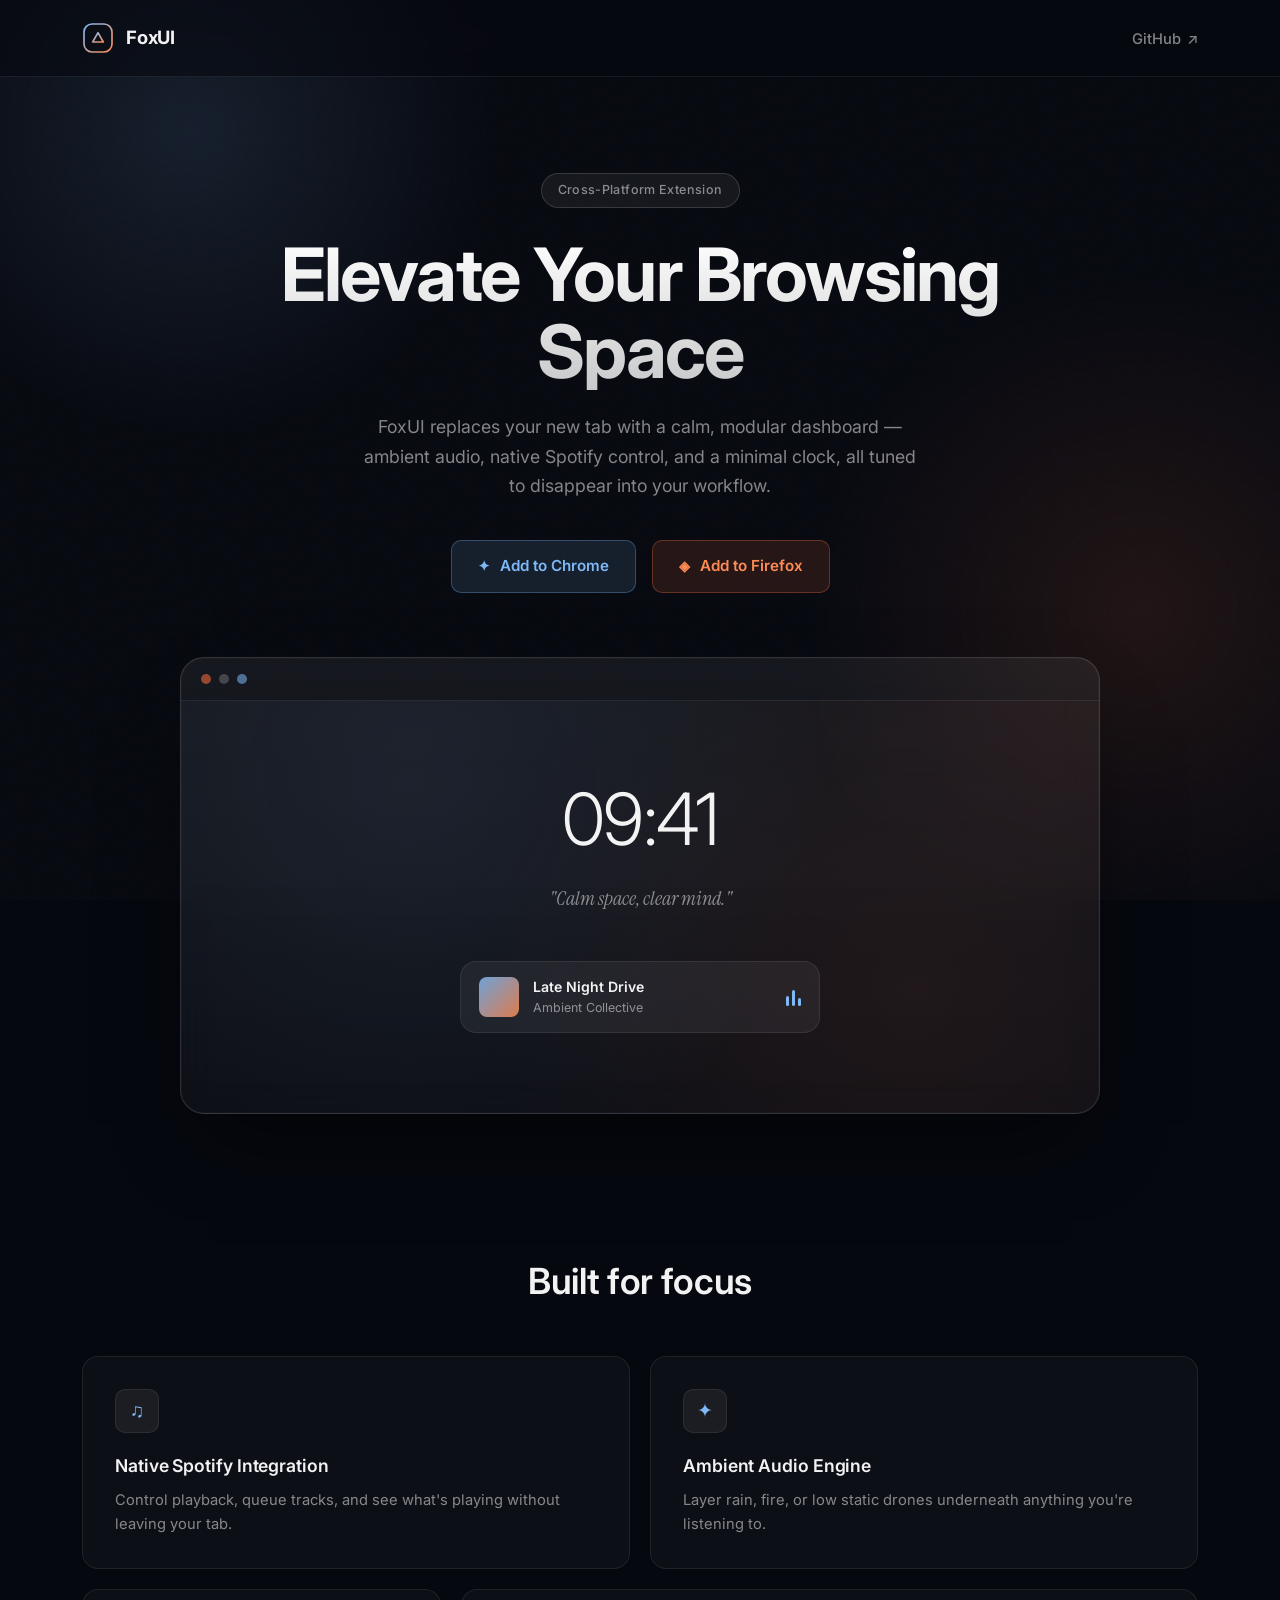
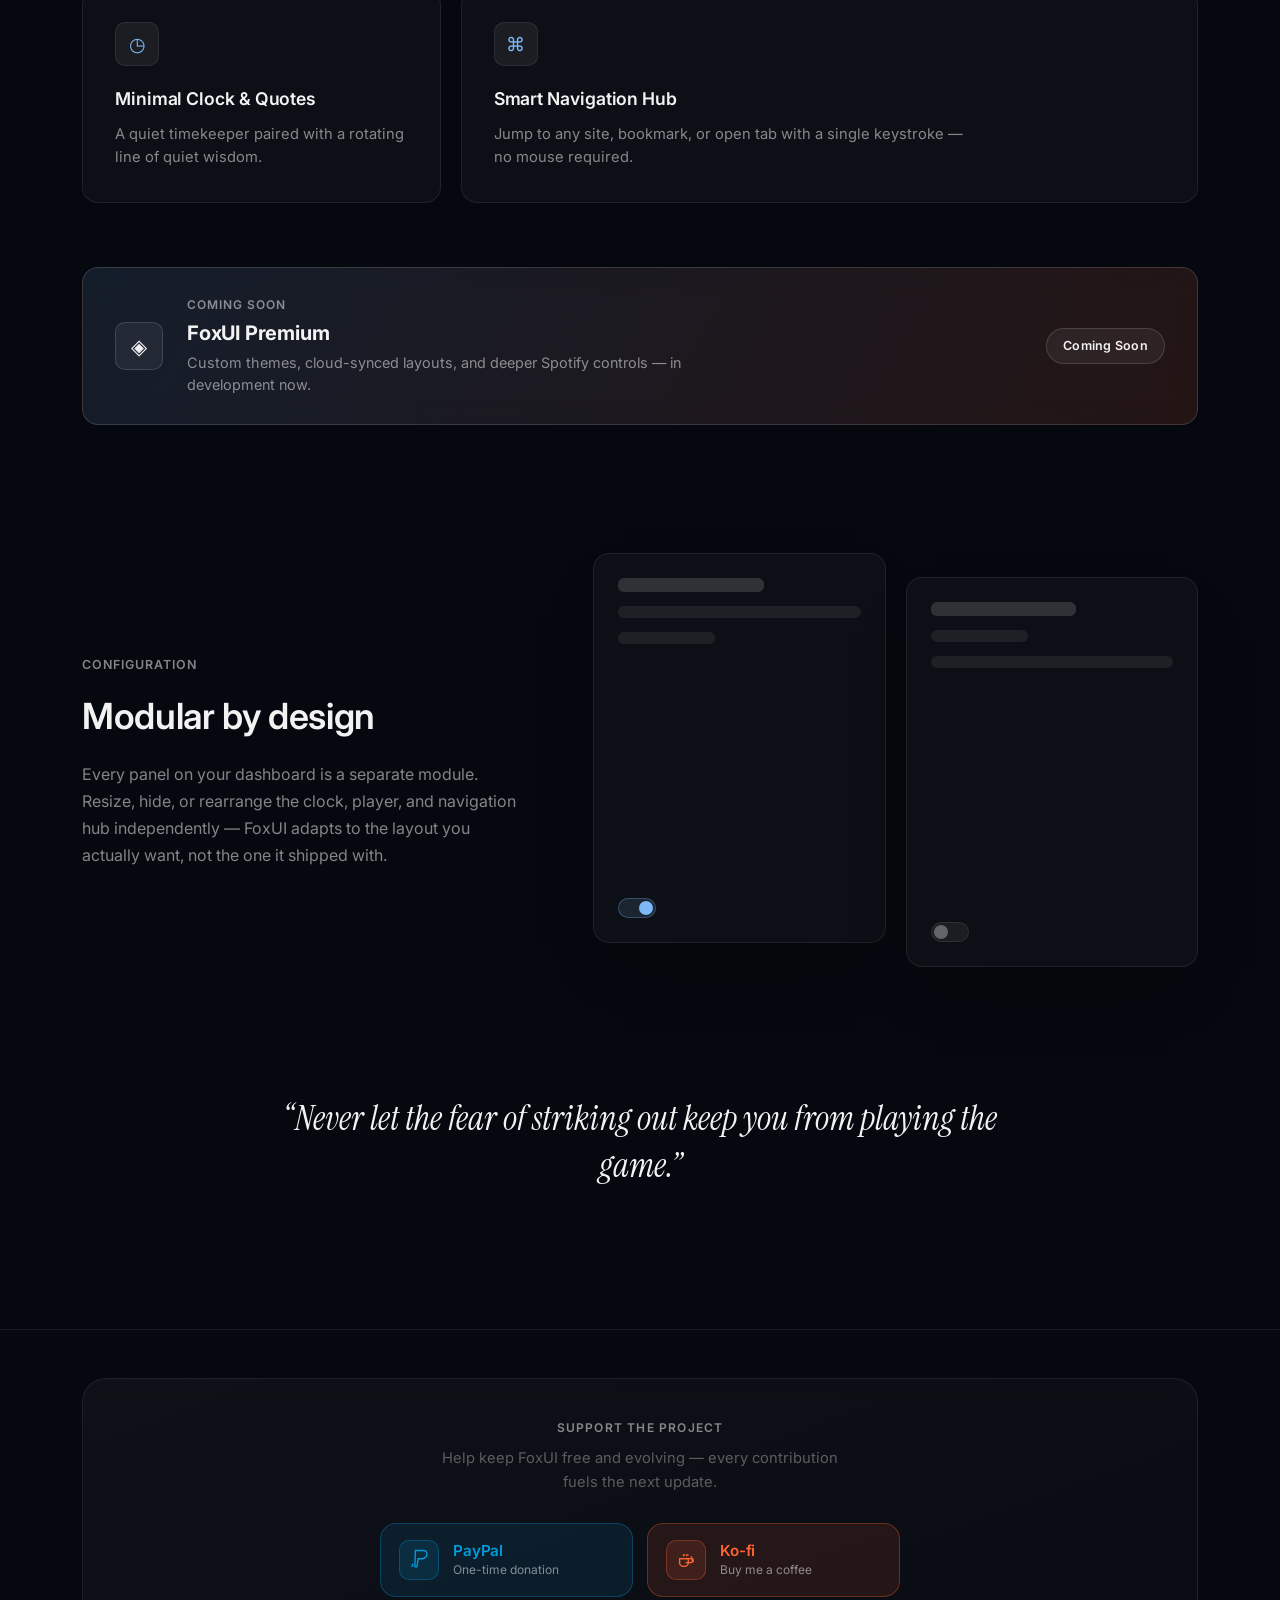
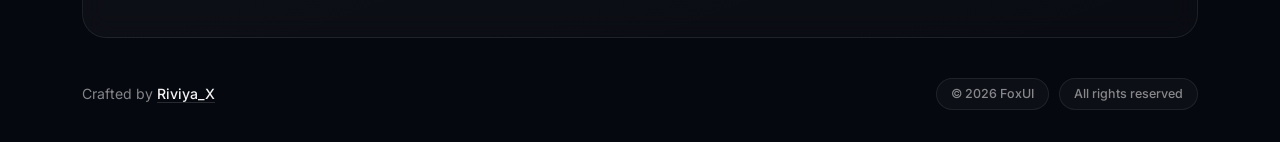
<file: Site/index.html>
<!DOCTYPE html>
<html lang="en">
<head>
  <meta charset="UTF-8" />
  <meta name="viewport" content="width=device-width, initial-scale=1.0" />
  <title>FoxUI — Elevate Your Browsing Space</title>
  <meta name="description" content="FoxUI is a cross-platform browser extension that brings ambient audio, native Spotify integration, and a calm, modular dashboard to your new tab." />

  <link rel="preconnect" href="https://fonts.googleapis.com">
  <link rel="preconnect" href="https://fonts.gstatic.com" crossorigin>
  <link href="https://fonts.googleapis.com/css2?family=Inter:wght@300;400;500;600;700&family=Instrument+Serif:ital@1&display=swap" rel="stylesheet">

  <link rel="stylesheet" href="style.css" />
</head>
<body>

  <!-- Ambient background glows -->
  <div class="ambient-bg" aria-hidden="true">
    <div class="glow glow-chrome"></div>
    <div class="glow glow-firefox"></div>
  </div>

  <div class="page">

    <!-- ===================== NAVBAR ===================== -->
    <header class="navbar">
      <div class="navbar__inner">
        <a href="#" class="brand" aria-label="FoxUI home">
          <img
            class="brand__logo"
            src="data:image/svg+xml;utf8,%3Csvg xmlns='http://www.w3.org/2000/svg' viewBox='0 0 48 48'%3E%3Cdefs%3E%3ClinearGradient id='g' x1='0' y1='0' x2='1' y2='1'%3E%3Cstop offset='0' stop-color='%237eb8f7'/%3E%3Cstop offset='1' stop-color='%23ff8b54'/%3E%3C/linearGradient%3E%3C/defs%3E%3Crect x='3' y='3' width='42' height='42' rx='12' fill='none' stroke='url(%23g)' stroke-width='2.5'/%3E%3Cpath d='M16 30 L24 16 L32 30 Z' fill='none' stroke='url(%23g)' stroke-width='2.5' stroke-linejoin='round'/%3E%3C/svg%3E"
            alt="FoxUI logo"
            width="32"
            height="32"
            loading="eager"
          />
          <span class="brand__name">FoxUI</span>
        </a>

        <nav class="navbar__links" aria-label="Primary">
          <a class="navbar__github" href="https://github.com" target="_blank" rel="noopener noreferrer">
            GitHub <span aria-hidden="true">↗</span>
          </a>
        </nav>
      </div>
    </header>

    <main>

      <!-- ===================== HERO ===================== -->
      <section class="hero" aria-labelledby="hero-title">
        <div class="hero__inner">
          <span class="badge">Cross-Platform Extension</span>

          <h1 id="hero-title" class="hero__title">Elevate Your Browsing Space</h1>

          <p class="hero__subtitle">
            FoxUI replaces your new tab with a calm, modular dashboard — ambient audio,
            native Spotify control, and a minimal clock, all tuned to disappear into your workflow.
          </p>

          <div class="cta-row">
            <a href="#" class="btn btn--chrome">
              <span class="btn__icon" aria-hidden="true">✦</span>
              Add to Chrome
            </a>
            <a href="#" class="btn btn--firefox">
              <span class="btn__icon" aria-hidden="true">◈</span>
              Add to Firefox
            </a>
          </div>
        </div>

        <!-- ===================== MOCKUP WINDOW ===================== -->
        <div class="mockup" role="img" aria-label="Preview of the FoxUI dashboard showing the ambient new tab interface">
          <div class="mockup__chrome">
            <span class="mockup__dot mockup__dot--a"></span>
            <span class="mockup__dot mockup__dot--b"></span>
            <span class="mockup__dot mockup__dot--c"></span>
          </div>
          <div class="mockup__screen">
            <div class="mockup__clock">09:41</div>
            <div class="mockup__quote">"Calm space, clear mind."</div>
            <div class="mockup__player">
              <div class="mockup__player-art" aria-hidden="true"></div>
              <div class="mockup__player-meta">
                <span class="mockup__player-track">Late Night Drive</span>
                <span class="mockup__player-artist">Ambient Collective</span>
              </div>
              <span class="mockup__player-icon" aria-hidden="true">
                <span class="eq-bar"></span>
                <span class="eq-bar"></span>
                <span class="eq-bar"></span>
              </span>
            </div>
          </div>
        </div>
      </section>

      <!-- ===================== FEATURES GRID ===================== -->
      <section class="features" aria-labelledby="features-title">
        <h2 id="features-title" class="section-title">Built for focus</h2>

        <div class="features__grid">
          <article class="card card--span-6">
            <span class="card__icon" aria-hidden="true">♫</span>
            <h3 class="card__title">Native Spotify Integration</h3>
            <p class="card__text">Control playback, queue tracks, and see what's playing without leaving your tab.</p>
          </article>

          <article class="card card--span-6">
            <span class="card__icon" aria-hidden="true">✦</span>
            <h3 class="card__title">Ambient Audio Engine</h3>
            <p class="card__text">Layer rain, fire, or low static drones underneath anything you're listening to.</p>
          </article>

          <article class="card card--span-4">
            <span class="card__icon" aria-hidden="true">◷</span>
            <h3 class="card__title">Minimal Clock &amp; Quotes</h3>
            <p class="card__text">A quiet timekeeper paired with a rotating line of quiet wisdom.</p>
          </article>

          <article class="card card--span-8">
            <span class="card__icon" aria-hidden="true">⌘</span>
            <h3 class="card__title">Smart Navigation Hub</h3>
            <p class="card__text">Jump to any site, bookmark, or open tab with a single keystroke — no mouse required.</p>
          </article>
        </div>
      </section>

      <!-- ===================== PREMIUM TEASER ===================== -->
      <section class="premium" aria-labelledby="premium-title">
        <div class="premium__panel">
          <span class="premium__icon" aria-hidden="true">◈</span>
          <div class="premium__copy">
            <span class="premium__eyebrow">Coming soon</span>
            <h2 id="premium-title" class="premium__title">FoxUI Premium</h2>
            <p class="premium__text">Custom themes, cloud-synced layouts, and deeper Spotify controls — in development now.</p>
          </div>
          <span class="premium__status">Coming Soon</span>
        </div>
      </section>

      <!-- ===================== SETTINGS / DUAL PANEL ===================== -->
      <section class="settings" aria-labelledby="settings-title">
        <div class="settings__copy">
          <span class="eyebrow">Configuration</span>
          <h2 id="settings-title" class="section-title">Modular by design</h2>
          <p class="settings__text">
            Every panel on your dashboard is a separate module. Resize, hide, or rearrange
            the clock, player, and navigation hub independently — FoxUI adapts to the layout
            you actually want, not the one it shipped with.
          </p>
        </div>

        <div class="settings__panels">
          <div class="panel-img panel-img--a" role="img" aria-label="Settings panel showing layout density controls">
            <div class="panel-img__row panel-img__row--title"></div>
            <div class="panel-img__row"></div>
            <div class="panel-img__row panel-img__row--short"></div>
            <div class="panel-img__toggle"></div>
          </div>
          <div class="panel-img panel-img--b" role="img" aria-label="Settings panel showing module visibility controls">
            <div class="panel-img__row panel-img__row--title"></div>
            <div class="panel-img__row panel-img__row--short"></div>
            <div class="panel-img__row"></div>
            <div class="panel-img__toggle panel-img__toggle--off"></div>
          </div>
        </div>
      </section>

      <!-- ===================== QUOTE BANNER ===================== -->
      <section class="quote-banner" aria-label="Featured quote">
        <p class="quote-banner__text">
          “Never let the fear of striking out keep you from playing the game.”
        </p>
      </section>

    </main>

    <!-- ===================== FOOTER ===================== -->
    <footer class="footer">
      <div class="footer__inner">
        <div class="footer__support">
          <div class="footer__support-header">
            <span class="footer__support-label">Support the project</span>
            <p class="footer__support-text">Help keep FoxUI free and evolving — every contribution fuels the next update.</p>
          </div>
          <div class="footer__donate">
            <a
              href="https://www.paypal.com/donate/?hosted_button_id=242RGHUKPYWKY"
              target="_blank"
              rel="noopener noreferrer"
              class="donate-btn donate-btn--paypal"
              aria-label="Donate via PayPal"
            >
              <span class="donate-btn__icon" aria-hidden="true">
                <svg viewBox="0 0 24 24" fill="none" xmlns="http://www.w3.org/2000/svg">
                  <path d="M7.5 19.5h2.2l1.4-8.8h3.4c3.4 0 5.6-1.7 6.1-4.8.4-2.6-1-4.2-3.8-4.2H8.1L7.5 19.5Z" stroke="currentColor" stroke-width="1.5" stroke-linejoin="round"/>
                  <path d="M6 19.5H3.8l.6-3.8H6l-.6 3.8Z" fill="currentColor"/>
                </svg>
              </span>
              <span class="donate-btn__label">
                <span class="donate-btn__name">PayPal</span>
                <span class="donate-btn__hint">One-time donation</span>
              </span>
              <span class="donate-btn__arrow" aria-hidden="true">↗</span>
            </a>
            <a
              href="https://ko-fi.com/riviyax"
              target="_blank"
              rel="noopener noreferrer"
              class="donate-btn donate-btn--kofi"
              aria-label="Donate via Ko-fi"
            >
              <span class="donate-btn__icon" aria-hidden="true">
                <svg viewBox="0 0 24 24" fill="none" xmlns="http://www.w3.org/2000/svg">
                  <path d="M5 10.5h11.8c1.2 0 2.2 1 2.2 2.2s-1 2.2-2.2 2.2H12" stroke="currentColor" stroke-width="1.5" stroke-linecap="round" stroke-linejoin="round"/>
                  <path d="M5 10.5V15c0 2.2 1.8 4 4 4h1.5c2.2 0 4-1.8 4-4v-4.5H5Z" stroke="currentColor" stroke-width="1.5" stroke-linejoin="round"/>
                  <path d="M9.2 7.5c-.3-.5-.1-1.1.4-1.3.4-.2.9 0 1 .4M12.8 7.5c-.3-.5-.1-1.1.4-1.3.4-.2.9 0 1 .4" stroke="currentColor" stroke-width="1.3" stroke-linecap="round"/>
                  <path d="M17.5 8.5c1.5 1.2 2.5 3 2.5 5v.5" stroke="currentColor" stroke-width="1.3" stroke-linecap="round"/>
                </svg>
              </span>
              <span class="donate-btn__label">
                <span class="donate-btn__name">Ko-fi</span>
                <span class="donate-btn__hint">Buy me a coffee</span>
              </span>
              <span class="donate-btn__arrow" aria-hidden="true">↗</span>
            </a>
          </div>
        </div>

        <div class="footer__base">
          <p class="footer__credit">Crafted by <a href="https://riviyax.site" class="footer__link">Riviya_X</a></p>
          <div class="footer__tags">
            <span class="tag">© 2026 FoxUI</span>
            <span class="tag">All rights reserved</span>
          </div>
        </div>
      </div>
    </footer>

  </div>
</body>
</html>
</file>
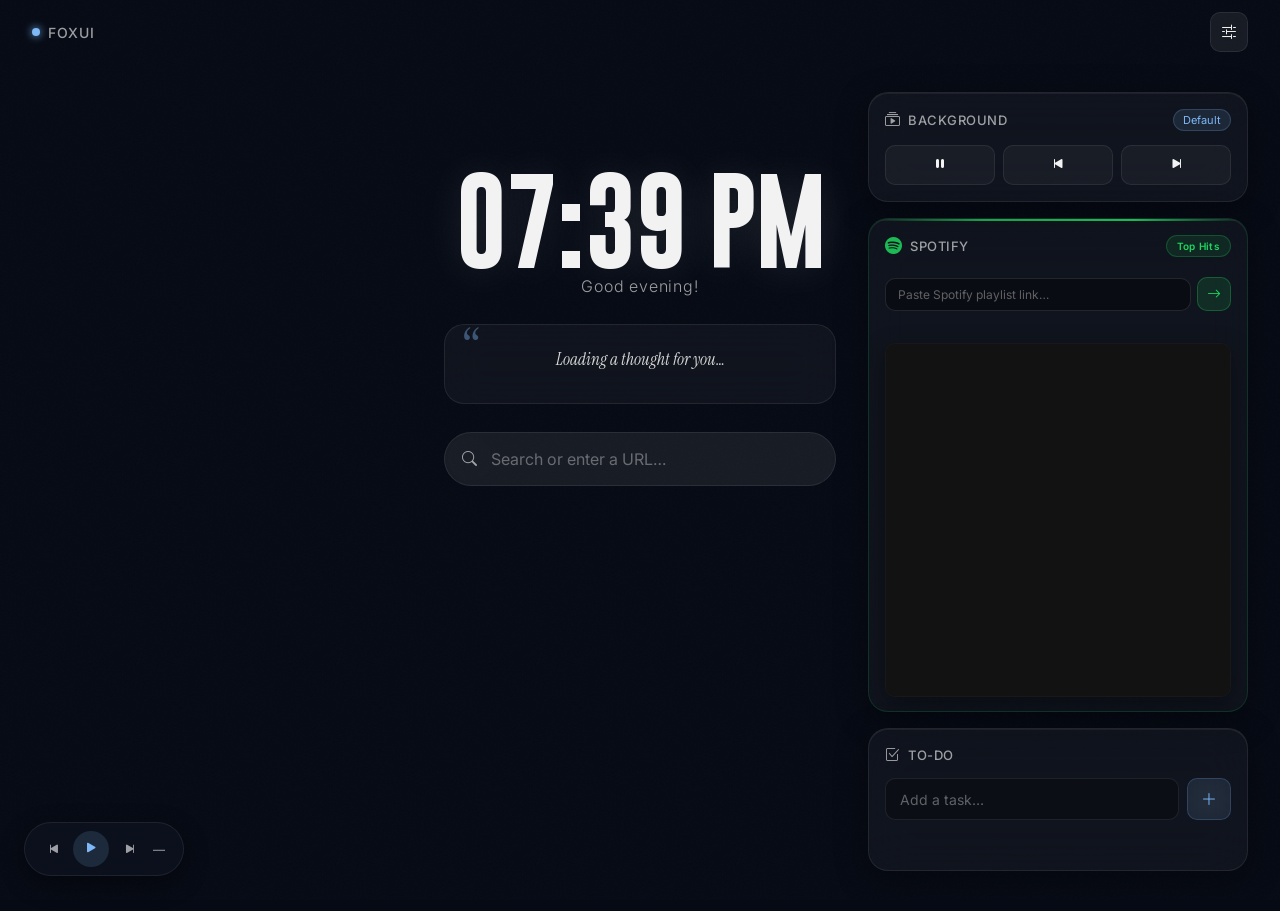
<file: Chrome/newtab.html>
<!DOCTYPE html>
<html lang="en">
  <head>
    <meta charset="utf-8" />
    <meta name="viewport" content="width=device-width,initial-scale=1" />
    <title>New Tab</title>
    <link rel="shortcut icon" href="assets/fav.ico" type="image/x-icon" />
    <link rel="stylesheet" href="https://cdn.jsdelivr.net/npm/bootstrap-icons@1.13.1/font/bootstrap-icons.min.css" />
    <link rel="preconnect" href="https://fonts.googleapis.com" />
    <link rel="preconnect" href="https://fonts.gstatic.com" crossorigin />
    <link href="https://fonts.googleapis.com/css2?family=Inter:wght@300;400;500;600&family=Instrument+Serif:ital@0;1&display=swap" rel="stylesheet" />
    <link rel="stylesheet" href="styles.css" />
  </head>
  <body>
    <!-- Background Layer -->
    <div id="bg-container">
      <video id="bg-video" autoplay muted loop playsinline></video>
      <img id="bg-image" alt="" />
      <div id="overlay"></div>
      <div id="noise-layer"></div>
    </div>

    <!-- Top Bar -->
    <header class="topbar">
      <div class="brand">
        <span class="brand-dot"></span>
        <span class="brand-name">FoxUI</span>
      </div>
      <div class="right-controls">
        <button id="open-settings" class="btn icon-btn" title="Settings">
          <i class="bi bi-sliders2"></i>
        </button>
      </div>
    </header>

    <!-- Main Dashboard -->
    <main class="dashboard">
      <!-- Left Panel: Clock, Search, Links -->
      <div class="left-panel">
        <div class="hero-section">
          <div class="clock-wrap">
            <div class="clock" id="clock">--:--</div>
            <div class="greeting" id="greeting">Good day</div>
          </div>

          <!-- Quote Display -->
          <div class="quote-block" id="quote-block">
            <span class="quote-mark">&ldquo;</span>
            <p class="quote-text" id="quote-text">Loading a thought for you…</p>
            <p class="quote-author" id="quote-author"></p>
          </div>

          <!-- Search -->
          <div class="search-card">
            <i class="bi bi-search search-icon"></i>
            <input id="search" placeholder="Search or enter a URL…" autocomplete="off" spellcheck="false" />
          </div>

          <!-- Quick Links -->
          <div class="quick-links" id="quick-links"></div>
        </div>
      </div>

      <!-- Right Panel: Cards -->
      <div class="right-panel">
        <div id="card-area">

          <!-- Background Controls Card -->
          <div id="bg-controls-card" class="card controls-card" draggable="true">
            <div class="card-header">
              <i class="bi bi-collection-play card-icon"></i>
              <span class="card-title">Background</span>
              <span id="current-bg-name" class="card-badge">Default</span>
            </div>
            <div class="controls-row">
              <button id="toggle-play" class="control" title="Play/Pause">
                <i class="bi bi-pause-fill"></i>
              </button>
              <button id="prev-bg" class="control" title="Previous">
                <i class="bi bi-skip-start-fill"></i>
              </button>
              <button id="next-bg" class="control" title="Next">
                <i class="bi bi-skip-end-fill"></i>
              </button>
            </div>
          </div>

          <!-- Spotify Player Card -->
          <div id="spotify-player-card" class="card spotify-card" draggable="true">
            <div class="spotify-card-accent"></div>
            <div class="card-header spotify-header">
              <div class="spotify-header-left">
                <i class="bi bi-spotify card-icon spotify-icon"></i>
                <span class="card-title">Spotify</span>
              </div>
              <span id="spotify-now-playing" class="spotify-badge">Top Hits</span>
            </div>

            <div class="spotify-controls">
              <div class="spotify-presets-wrap">
                <div class="spotify-presets" id="spotify-presets"></div>
              </div>
              <div class="spotify-custom-row">
                <input
                  type="text"
                  id="spotify-url-input"
                  class="spotify-url-input"
                  placeholder="Paste Spotify playlist link…"
                  autocomplete="off"
                  spellcheck="false"
                />
                <button type="button" id="spotify-load-btn" class="spotify-load-btn" title="Load playlist">
                  <i class="bi bi-arrow-right"></i>
                </button>
              </div>
              <p id="spotify-err" class="spotify-err" aria-live="polite"></p>
            </div>

            <div class="spotify-embed">
              <iframe
                id="spotify-player"
                title="Spotify player"
                allow="autoplay; clipboard-write; encrypted-media; fullscreen; picture-in-picture"
                loading="lazy"
              ></iframe>
            </div>
          </div>

          <!-- To-Do Card -->
          <div id="todo-card-module" class="card todo-card" draggable="true">
            <div class="card-header">
              <i class="bi bi-check2-square card-icon"></i>
              <span class="card-title">To-Do</span>
            </div>
            <div class="todo-input-group">
              <input type="text" id="todo-input" placeholder="Add a task…" autocomplete="off" />
              <button id="add-todo-btn" class="btn todo-add-btn" title="Add task">
                <i class="bi bi-plus-lg"></i>
              </button>
            </div>
            <p id="errmsg" class="errmsg"></p>
            <ul id="todo-list"></ul>
          </div>

        </div>
      </div>
    </main>

    <!-- Settings Dialog -->
    <dialog id="settings" class="dialog">
      <div class="dialog-inner">
        <div class="dialog-header">
          <h3 class="dialog-title"><i class="bi bi-sliders2"></i> Settings</h3>
          <button id="close-btn" class="btn icon-btn close-x" title="Close"><i class="bi bi-x-lg"></i></button>
        </div>

        <form method="dialog" id="settings-form">

          <section class="settings-section">
            <h4 class="section-label">Slideshow</h4>
            <div class="toggle-row">
              <label class="toggle-label">
                <input id="slideshow-enable" type="checkbox" class="toggle-input" />
                <span class="toggle-track"><span class="toggle-thumb"></span></span>
                Enable slideshow
              </label>
              <label class="setting-row">
                <span>Interval (sec)</span>
                <input id="slideshow-interval" type="number" min="3" value="8" class="num-input" />
              </label>
            </div>
          </section>

          <section class="settings-section">
            <h4 class="section-label">Panels</h4>
            <div class="toggle-row">
              <label class="toggle-label">
                <input id="bg-toggle" type="checkbox" class="toggle-input" />
                <span class="toggle-track"><span class="toggle-thumb"></span></span>
                Hide BG Controls
              </label>
              <label class="toggle-label">
                <input id="spotify-toggle" type="checkbox" class="toggle-input" />
                <span class="toggle-track"><span class="toggle-thumb"></span></span>
                Hide Spotify
              </label>
              <label class="toggle-label">
                <input id="todo-toggle" type="checkbox" class="toggle-input" />
                <span class="toggle-track"><span class="toggle-thumb"></span></span>
                Hide To-Do
              </label>
            </div>
          </section>

          <section class="settings-section">
            <h4 class="section-label">Card Dragging</h4>
            <div class="toggle-row">
              <label class="toggle-label">
                <input id="lock-toggle" type="checkbox" class="toggle-input" />
                <span class="toggle-track"><span class="toggle-thumb"></span></span>
                Lock card positions
              </label>
            </div>
          </section>

          <section class="settings-section">
            <h4 class="section-label">Background</h4>
            <div class="field">
              <label class="field-label">Choose image</label>
              <select id="image-select" class="select-input"><option value="">(none)</option></select>
            </div>
            <div class="field">
              <label class="field-label">Choose video</label>
              <select id="video-select" class="select-input"><option value="">(none)</option></select>
            </div>
            <div class="field">
              <label class="field-label">Overlay darkness</label>
              <div class="range-row">
                <input id="overlay-range" type="range" min="0" max="1" step="0.05" value="0.45" />
                <span id="overlay-val" class="range-readout">0.45</span>
              </div>
            </div>
          </section>

          <section class="settings-section">
            <h4 class="section-label">Quick Links</h4>
            <div class="field">
              <div class="quick-add-row">
                <input id="quick-title" placeholder="Label" />
                <input id="quick-url" placeholder="https://…" class="url-input" />
                <button id="add-quick" type="button" class="btn">Add</button>
              </div>
              <div id="quick-list-editor" class="quick-editor"></div>
            </div>
          </section>

          <section class="settings-section">
            <h4 class="section-label">Music</h4>
            <div class="field">
              <label class="field-label">Packaged music</label>
              <select id="music-select" class="select-input"><option value="">(none)</option></select>
            </div>
          </section>

          <menu class="dialog-actions">
            <button id="save-btn" type="submit" class="btn btn-primary">
              <i class="bi bi-check2"></i> Save Changes
            </button>
            <p class="footer-credit">Made with ♥ by Riviya_X</p>
          </menu>
        </form>
      </div>
    </dialog>

    <!-- Music Player Bar (bottom-left) -->
    <div id="music-control" class="music-control">
      <button id="music-prev" class="music-btn" title="Previous"><i class="bi bi-skip-start-fill"></i></button>
      <button id="music-play" class="music-btn music-play-btn" title="Play/Pause"><i class="bi bi-play-fill"></i></button>
      <button id="music-next" class="music-btn" title="Next"><i class="bi bi-skip-end-fill"></i></button>
      <div id="music-title" class="music-title">—</div>
    </div>

    <audio id="audio-player" preload="auto"></audio>

    <script type="module" src="newtab-dom.js"></script>
    <script src="todo.js"></script>
  </body>
</html>
</file>
<file: Site/style.css>
/* ===========================================================
   FoxUI — Stylesheet
   Dark mode glassmorphism design system
   =========================================================== */

/* -----------------------------------------------------------
   1. Design tokens
----------------------------------------------------------- */
:root {
  /* Backgrounds */
  --bg-deep: #06080f;
  --card-bg-1: rgba(255, 255, 255, 0.03);
  --card-bg-2: rgba(255, 255, 255, 0.06);

  /* Borders */
  --border-soft: rgba(255, 255, 255, 0.08);
  --border-strong: rgba(255, 255, 255, 0.14);

  /* Text */
  --text-primary: rgba(255, 255, 255, 0.95);
  --text-muted: rgba(255, 255, 255, 0.5);
  --text-faint: rgba(255, 255, 255, 0.32);

  /* Accent — Chrome */
  --chrome: #7eb8f7;
  --chrome-bg: rgba(126, 184, 247, 0.12);
  --chrome-border: rgba(126, 184, 247, 0.3);

  /* Accent — Firefox */
  --firefox: #ff8b54;
  --firefox-bg: rgba(255, 113, 64, 0.12);
  --firefox-border: rgba(255, 113, 64, 0.3);

  /* Accent — Donate */
  --paypal: #009cde;
  --paypal-bg: rgba(0, 156, 222, 0.1);
  --paypal-border: rgba(0, 156, 222, 0.32);
  --paypal-glow: rgba(0, 156, 222, 0.4);
  --kofi: #ff6433;
  --kofi-bg: rgba(255, 100, 51, 0.1);
  --kofi-border: rgba(255, 100, 51, 0.32);
  --kofi-glow: rgba(255, 100, 51, 0.4);

  /* Type */
  --font-body: 'Inter', sans-serif;
  --font-serif: 'Instrument Serif', Georgia, serif;

  /* Layout */
  --max-width: 1180px;
  --radius-lg: 24px;
  --radius-md: 16px;
  --radius-sm: 10px;

  /* Motion */
  --ease: cubic-bezier(0.22, 1, 0.36, 1);
}

/* -----------------------------------------------------------
   2. Reset
----------------------------------------------------------- */
* {
  margin: 0;
  padding: 0;
  box-sizing: border-box;
}

html {
  -webkit-font-smoothing: antialiased;
  -moz-osx-font-smoothing: grayscale;
  scroll-behavior: smooth;
}

body {
  background-color: var(--bg-deep);
  color: var(--text-primary);
  font-family: var(--font-body);
  font-weight: 400;
  line-height: 1.5;
  min-height: 100vh;
  overflow-x: hidden;
  position: relative;
  padding-inline: env(safe-area-inset-left) env(safe-area-inset-right);
}

img {
  display: block;
  max-width: 100%;
}

a {
  color: inherit;
  text-decoration: none;
}

ul,
ol {
  list-style: none;
}

button {
  font: inherit;
  border: none;
  background: none;
  cursor: pointer;
}

@media (prefers-reduced-motion: reduce) {
  * {
    animation-duration: 0.01ms !important;
    animation-iteration-count: 1 !important;
    transition-duration: 0.01ms !important;
    scroll-behavior: auto !important;
  }
}

:focus-visible {
  outline: 2px solid var(--chrome);
  outline-offset: 3px;
  border-radius: 4px;
}

/* -----------------------------------------------------------
   3. Ambient background
----------------------------------------------------------- */
.ambient-bg {
  position: fixed;
  inset: 0;
  z-index: 0;
  overflow: hidden;
  pointer-events: none;
}

.glow {
  position: absolute;
  border-radius: 50%;
  filter: blur(10px);
  opacity: 0.55;
  will-change: transform;
}

.glow-chrome {
  width: 620px;
  height: 620px;
  top: -180px;
  left: -120px;
  background: radial-gradient(circle, rgba(126, 184, 247, 0.22) 0%, rgba(126, 184, 247, 0) 70%);
  animation: drift-a 22s ease-in-out infinite;
}

.glow-firefox {
  width: 680px;
  height: 680px;
  top: 30%;
  right: -200px;
  background: radial-gradient(circle, rgba(255, 113, 64, 0.18) 0%, rgba(255, 113, 64, 0) 70%);
  animation: drift-b 26s ease-in-out infinite;
}

/* Subtle grain so the dark field reads as material, not a flat gradient */
.ambient-bg::after {
  content: '';
  position: absolute;
  inset: -10%;
  background-image: url("data:image/svg+xml;utf8,%3Csvg xmlns='http://www.w3.org/2000/svg' width='160' height='160'%3E%3Cfilter id='n'%3E%3CfeTurbulence type='fractalNoise' baseFrequency='0.9' numOctaves='2' stitchTiles='stitch'/%3E%3C/filter%3E%3Crect width='100%25' height='100%25' filter='url(%23n)'/%3E%3C/svg%3E");
  opacity: 0.035;
  mix-blend-mode: overlay;
}

@keyframes drift-a {
  0%, 100% { transform: translate(0, 0) scale(1); }
  50% { transform: translate(40px, 60px) scale(1.08); }
}

@keyframes drift-b {
  0%, 100% { transform: translate(0, 0) scale(1); }
  50% { transform: translate(-50px, -40px) scale(1.05); }
}

/* Content layer sits above the ambient background */
.page {
  position: relative;
  z-index: 1;
}

/* -----------------------------------------------------------
   4. Layout helpers
----------------------------------------------------------- */
.navbar__inner,
.hero__inner,
.features,
.premium,
.settings,
.quote-banner,
.footer__inner {
  width: 100%;
  max-width: var(--max-width);
  margin-inline: auto;
  padding-inline: clamp(20px, 4vw, 32px);
}

.section-title {
  font-size: clamp(1.6rem, 1.1rem + 1.5vw, 2.25rem);
  font-weight: 600;
  letter-spacing: -0.01em;
  color: var(--text-primary);
}

.eyebrow {
  display: inline-block;
  font-size: 0.78rem;
  font-weight: 600;
  letter-spacing: 0.08em;
  text-transform: uppercase;
  color: var(--text-muted);
  margin-bottom: 14px;
}

/* -----------------------------------------------------------
   5. Navbar
----------------------------------------------------------- */
.navbar {
  position: sticky;
  top: 0;
  z-index: 10;
  backdrop-filter: blur(16px);
  -webkit-backdrop-filter: blur(16px);
  background: rgba(6, 8, 15, 0.55);
  border-bottom: 1px solid var(--border-soft);
}

.navbar__inner {
  display: flex;
  align-items: center;
  justify-content: space-between;
  height: 76px;
}

.brand {
  display: flex;
  align-items: center;
  gap: 12px;
}

.brand__logo {
  width: 32px;
  height: 32px;
  flex-shrink: 0;
}

.brand__name {
  font-size: 1.15rem;
  font-weight: 700;
  letter-spacing: -0.01em;
  color: var(--text-primary);
}

.navbar__github {
  font-size: 0.92rem;
  font-weight: 500;
  color: var(--text-muted);
  display: inline-flex;
  align-items: center;
  gap: 6px;
  transition: color 0.2s var(--ease);
}

.navbar__github:hover {
  color: var(--text-primary);
}

/* -----------------------------------------------------------
   6. Hero
----------------------------------------------------------- */
.hero {
  display: flex;
  flex-direction: column;
  align-items: center;
  text-align: center;
  padding-top: 96px;
  padding-bottom: 0;
}

.hero__inner {
  display: flex;
  flex-direction: column;
  align-items: center;
}

.badge {
  display: inline-flex;
  align-items: center;
  padding: 7px 16px;
  border-radius: 999px;
  background: var(--card-bg-2);
  border: 1px solid var(--border-strong);
  font-size: 0.78rem;
  font-weight: 500;
  letter-spacing: 0.03em;
  color: var(--text-muted);
  margin-bottom: 28px;
}

.hero__title {
  font-size: clamp(2.6rem, 1.8rem + 3.5vw, 4.6rem);
  font-weight: 700;
  letter-spacing: -0.025em;
  line-height: 1.05;
  max-width: 880px;
  color: var(--text-primary);
  background: linear-gradient(
    180deg,
    rgba(255, 255, 255, 1) 0%,
    rgba(255, 255, 255, 0.78) 100%
  );
  -webkit-background-clip: text;
  background-clip: text;
  -webkit-text-fill-color: transparent;
}

.hero__subtitle {
  margin-top: 22px;
  max-width: 560px;
  font-size: clamp(1rem, 0.95rem + 0.2vw, 1.15rem);
  font-weight: 400;
  line-height: 1.65;
  color: var(--text-muted);
}

.cta-row {
  display: flex;
  flex-wrap: wrap;
  justify-content: center;
  gap: 16px;
  margin-top: 40px;
}

.btn {
  display: inline-flex;
  align-items: center;
  gap: 10px;
  padding: 14px 26px;
  border-radius: var(--radius-sm);
  font-size: 0.95rem;
  font-weight: 600;
  border: 1px solid transparent;
  transition: transform 0.2s var(--ease), background 0.2s var(--ease), box-shadow 0.2s var(--ease);
}

.btn__icon {
  font-size: 0.95em;
  line-height: 1;
}

.btn--chrome {
  color: var(--chrome);
  background: var(--chrome-bg);
  border-color: var(--chrome-border);
}

.btn--chrome:hover {
  transform: translateY(-2px);
  box-shadow: 0 10px 30px -10px rgba(126, 184, 247, 0.45);
}

.btn--firefox {
  color: var(--firefox);
  background: var(--firefox-bg);
  border-color: var(--firefox-border);
}

.btn--firefox:hover {
  transform: translateY(-2px);
  box-shadow: 0 10px 30px -10px rgba(255, 113, 64, 0.45);
}

/* -----------------------------------------------------------
   7. Mockup window
----------------------------------------------------------- */
.mockup {
  width: 100%;
  max-width: 920px;
  margin: 64px auto 0;
  border-radius: var(--radius-lg);
  border: 1px solid var(--border-strong);
  background: linear-gradient(180deg, var(--card-bg-2) 0%, var(--card-bg-1) 100%);
  box-shadow:
    0 40px 80px -30px rgba(0, 0, 0, 0.65),
    0 0 0 1px rgba(255, 255, 255, 0.02) inset;
  overflow: hidden;
  backdrop-filter: blur(20px);
  -webkit-backdrop-filter: blur(20px);
}

.mockup__chrome {
  display: flex;
  gap: 8px;
  padding: 16px 20px;
  border-bottom: 1px solid var(--border-soft);
}

.mockup__dot {
  width: 10px;
  height: 10px;
  border-radius: 50%;
  background: rgba(255, 255, 255, 0.14);
}

.mockup__dot--a { background: rgba(255, 113, 64, 0.55); }
.mockup__dot--b { background: rgba(255, 255, 255, 0.2); }
.mockup__dot--c { background: rgba(126, 184, 247, 0.55); }

.mockup__screen {
  position: relative;
  padding: 64px 40px 80px;
  display: flex;
  flex-direction: column;
  align-items: center;
  text-align: center;
  min-height: 360px;
  background:
    radial-gradient(circle at 25% 20%, rgba(126, 184, 247, 0.08), transparent 55%),
    radial-gradient(circle at 80% 70%, rgba(255, 113, 64, 0.07), transparent 55%);
}

.mockup__clock {
  font-size: clamp(3rem, 2.2rem + 3vw, 4.5rem);
  font-weight: 300;
  letter-spacing: -0.02em;
  color: var(--text-primary);
}

.mockup__quote {
  margin-top: 10px;
  font-family: var(--font-serif);
  font-style: italic;
  font-size: 1.25rem;
  color: var(--text-muted);
}

.mockup__player {
  margin-top: 48px;
  width: 100%;
  max-width: 360px;
  display: flex;
  align-items: center;
  gap: 14px;
  padding: 14px 18px;
  border-radius: var(--radius-md);
  background: var(--card-bg-2);
  border: 1px solid var(--border-soft);
  text-align: left;
}

.mockup__player-art {
  width: 40px;
  height: 40px;
  border-radius: 8px;
  flex-shrink: 0;
  background: linear-gradient(135deg, var(--chrome) 0%, var(--firefox) 100%);
  opacity: 0.85;
}

.mockup__player-meta {
  display: flex;
  flex-direction: column;
  gap: 2px;
  flex: 1;
  min-width: 0;
}

.mockup__player-track {
  font-size: 0.88rem;
  font-weight: 600;
  color: var(--text-primary);
  white-space: nowrap;
  overflow: hidden;
  text-overflow: ellipsis;
}

.mockup__player-artist {
  font-size: 0.78rem;
  color: var(--text-muted);
}

.mockup__player-icon {
  display: flex;
  align-items: flex-end;
  gap: 3px;
  height: 18px;
  flex-shrink: 0;
}

.eq-bar {
  width: 3px;
  border-radius: 2px;
  background: var(--chrome);
  transform-origin: bottom;
  animation: eq-pulse 0.9s var(--ease) infinite;
}

.eq-bar:nth-child(1) {
  height: 10px;
  animation-delay: 0s;
}

.eq-bar:nth-child(2) {
  height: 16px;
  animation-delay: 0.15s;
}

.eq-bar:nth-child(3) {
  height: 8px;
  animation-delay: 0.3s;
}

@keyframes eq-pulse {
  0%, 100% { transform: scaleY(0.45); opacity: 0.55; }
  50% { transform: scaleY(1); opacity: 1; }
}

/* -----------------------------------------------------------
   8. Features grid
----------------------------------------------------------- */
.features {
  padding-top: 140px;
}

.features .section-title {
  text-align: center;
  margin-bottom: 48px;
}

.features__grid {
  display: grid;
  grid-template-columns: repeat(12, 1fr);
  gap: 20px;
}

.card {
  position: relative;
  border-radius: var(--radius-md);
  background: var(--card-bg-1);
  border: 1px solid var(--border-soft);
  padding: 32px;
  transition: border-color 0.25s var(--ease), background 0.25s var(--ease), transform 0.25s var(--ease);
}

.card:hover {
  background: var(--card-bg-2);
  border-color: var(--border-strong);
  transform: translateY(-3px);
}

.card--span-6 { grid-column: span 6; }
.card--span-4 { grid-column: span 4; }
.card--span-8 { grid-column: span 8; }

.card__icon {
  display: inline-flex;
  align-items: center;
  justify-content: center;
  width: 44px;
  height: 44px;
  border-radius: var(--radius-sm);
  background: var(--card-bg-2);
  border: 1px solid var(--border-soft);
  font-size: 1.2rem;
  margin-bottom: 20px;
  color: var(--chrome);
}

.card__title {
  font-size: 1.1rem;
  font-weight: 600;
  letter-spacing: -0.005em;
  margin-bottom: 10px;
  color: var(--text-primary);
}

.card__text {
  font-size: 0.92rem;
  line-height: 1.6;
  color: var(--text-muted);
  max-width: 480px;
}

/* -----------------------------------------------------------
   9. Premium teaser
----------------------------------------------------------- */
.premium {
  padding-top: 64px;
}

.premium__panel {
  display: flex;
  align-items: center;
  gap: 24px;
  padding: 28px 32px;
  border-radius: var(--radius-md);
  background: linear-gradient(120deg, var(--chrome-bg) 0%, var(--firefox-bg) 100%);
  border: 1px solid var(--border-strong);
  backdrop-filter: blur(16px);
  -webkit-backdrop-filter: blur(16px);
}

.premium__icon {
  display: inline-flex;
  align-items: center;
  justify-content: center;
  width: 48px;
  height: 48px;
  flex-shrink: 0;
  border-radius: var(--radius-sm);
  background: var(--card-bg-2);
  border: 1px solid var(--border-strong);
  font-size: 1.3rem;
  color: var(--text-primary);
}

.premium__copy {
  flex: 1;
  min-width: 0;
}

.premium__eyebrow {
  display: block;
  font-size: 0.75rem;
  font-weight: 600;
  letter-spacing: 0.08em;
  text-transform: uppercase;
  color: var(--text-muted);
  margin-bottom: 4px;
}

.premium__title {
  font-size: 1.25rem;
  font-weight: 700;
  letter-spacing: -0.01em;
  color: var(--text-primary);
}

.premium__text {
  margin-top: 4px;
  font-size: 0.9rem;
  line-height: 1.55;
  color: var(--text-muted);
  max-width: 520px;
}

.premium__status {
  flex-shrink: 0;
  font-size: 0.78rem;
  font-weight: 600;
  letter-spacing: 0.02em;
  padding: 8px 16px;
  border-radius: 999px;
  background: var(--card-bg-2);
  border: 1px solid var(--border-strong);
  color: var(--text-primary);
  white-space: nowrap;
}

/* -----------------------------------------------------------
   10. Settings dual-panel section
----------------------------------------------------------- */
.settings {
  display: grid;
  grid-template-columns: minmax(0, 0.85fr) minmax(0, 1.15fr);
  gap: 64px;
  align-items: center;
  padding-top: 140px;
}

.settings__text {
  margin-top: 18px;
  font-size: 1rem;
  line-height: 1.7;
  color: var(--text-muted);
  max-width: 440px;
}

.settings__panels {
  display: flex;
  gap: 20px;
}

.panel-img {
  flex: 1;
  min-width: 0;
  aspect-ratio: 3 / 4;
  border-radius: var(--radius-md);
  background: var(--card-bg-1);
  border: 1px solid var(--border-soft);
  padding: 24px;
  display: flex;
  flex-direction: column;
  gap: 14px;
  box-shadow: 0 30px 60px -30px rgba(0, 0, 0, 0.55);
}

.panel-img--a { transform: translateY(-12px); }
.panel-img--b { transform: translateY(12px); }

.panel-img__row {
  height: 12px;
  border-radius: 6px;
  background: rgba(255, 255, 255, 0.07);
}

.panel-img__row--title {
  width: 60%;
  height: 14px;
  background: rgba(255, 255, 255, 0.14);
}

.panel-img__row--short {
  width: 40%;
}

.panel-img__toggle {
  margin-top: auto;
  width: 38px;
  height: 20px;
  border-radius: 999px;
  background: var(--chrome-bg);
  border: 1px solid var(--chrome-border);
  position: relative;
}

.panel-img__toggle::after {
  content: '';
  position: absolute;
  top: 2px;
  right: 2px;
  width: 14px;
  height: 14px;
  border-radius: 50%;
  background: var(--chrome);
}

.panel-img__toggle--off {
  background: var(--card-bg-2);
  border-color: var(--border-soft);
}

.panel-img__toggle--off::after {
  right: auto;
  left: 2px;
  background: var(--text-faint);
}

/* -----------------------------------------------------------
   10. Quote banner
----------------------------------------------------------- */
.quote-banner {
  padding-top: 140px;
  padding-bottom: 20px;
  display: flex;
  justify-content: center;
}

.quote-banner__text {
  font-family: var(--font-serif);
  font-style: italic;
  font-size: clamp(1.4rem, 1.1rem + 1.3vw, 2.1rem);
  line-height: 1.4;
  text-align: center;
  max-width: 760px;
  color: var(--text-primary);
}

/* -----------------------------------------------------------
   11. Footer & donate buttons
----------------------------------------------------------- */
.footer {
  margin-top: 120px;
  border-top: 1px solid var(--border-soft);
}

.footer__inner {
  display: flex;
  flex-direction: column;
  align-items: stretch;
  gap: 40px;
  padding-block: 48px 32px;
}

.footer__support {
  display: flex;
  flex-direction: column;
  align-items: center;
  gap: 28px;
  padding: clamp(28px, 5vw, 40px);
  border-radius: var(--radius-lg);
  background: linear-gradient(
    160deg,
    rgba(255, 255, 255, 0.04) 0%,
    rgba(255, 255, 255, 0.02) 100%
  );
  border: 1px solid var(--border-soft);
  backdrop-filter: blur(12px);
  -webkit-backdrop-filter: blur(12px);
  text-align: center;
}

.footer__support-header {
  display: flex;
  flex-direction: column;
  align-items: center;
  gap: 10px;
  max-width: 420px;
}

.footer__support-label {
  font-size: 0.75rem;
  font-weight: 600;
  letter-spacing: 0.1em;
  text-transform: uppercase;
  color: var(--text-muted);
}

.footer__support-text {
  font-size: 0.92rem;
  line-height: 1.6;
  color: var(--text-faint);
}

.footer__donate {
  display: grid;
  grid-template-columns: repeat(2, minmax(0, 1fr));
  gap: 14px;
  width: 100%;
  max-width: 520px;
}

.donate-btn {
  display: flex;
  align-items: center;
  gap: 14px;
  padding: 16px 18px;
  min-height: 72px;
  border-radius: var(--radius-md);
  font-weight: 600;
  border: 1px solid transparent;
  background: var(--card-bg-1);
  transition:
    transform 0.22s var(--ease),
    background 0.22s var(--ease),
    border-color 0.22s var(--ease),
    box-shadow 0.22s var(--ease);
}

.donate-btn__icon {
  display: flex;
  align-items: center;
  justify-content: center;
  width: 40px;
  height: 40px;
  flex-shrink: 0;
  border-radius: var(--radius-sm);
  background: var(--card-bg-2);
  border: 1px solid var(--border-soft);
}

.donate-btn__icon svg {
  width: 22px;
  height: 22px;
}

.donate-btn__label {
  display: flex;
  flex-direction: column;
  gap: 2px;
  flex: 1;
  min-width: 0;
  text-align: left;
}

.donate-btn__name {
  font-size: 0.95rem;
  font-weight: 600;
  letter-spacing: -0.01em;
  line-height: 1.2;
}

.donate-btn__hint {
  font-size: 0.75rem;
  font-weight: 400;
  color: var(--text-muted);
  line-height: 1.3;
}

.donate-btn__arrow {
  font-size: 0.85rem;
  opacity: 0;
  transform: translate(-4px, 4px);
  transition: opacity 0.22s var(--ease), transform 0.22s var(--ease);
  flex-shrink: 0;
}

.donate-btn:hover .donate-btn__arrow,
.donate-btn:focus-visible .donate-btn__arrow {
  opacity: 0.7;
  transform: translate(0, 0);
}

.donate-btn--paypal {
  color: var(--paypal);
  background: var(--paypal-bg);
  border-color: var(--paypal-border);
}

.donate-btn--paypal .donate-btn__icon {
  color: var(--paypal);
  background: rgba(0, 156, 222, 0.12);
  border-color: var(--paypal-border);
}

.donate-btn--paypal:hover,
.donate-btn--paypal:focus-visible {
  transform: translateY(-2px);
  background: rgba(0, 156, 222, 0.16);
  border-color: rgba(0, 156, 222, 0.5);
  box-shadow: 0 12px 32px -12px var(--paypal-glow);
}

.donate-btn--kofi {
  color: var(--kofi);
  background: var(--kofi-bg);
  border-color: var(--kofi-border);
}

.donate-btn--kofi .donate-btn__icon {
  color: var(--kofi);
  background: rgba(255, 100, 51, 0.12);
  border-color: var(--kofi-border);
}

.donate-btn--kofi:hover,
.donate-btn--kofi:focus-visible {
  transform: translateY(-2px);
  background: rgba(255, 100, 51, 0.16);
  border-color: rgba(255, 100, 51, 0.5);
  box-shadow: 0 12px 32px -12px var(--kofi-glow);
}

.footer__base {
  display: flex;
  align-items: center;
  justify-content: space-between;
  flex-wrap: wrap;
  gap: 16px;
  width: 100%;
}

.footer__credit {
  font-size: 0.88rem;
  color: var(--text-muted);
}

.footer__link {
  color: var(--text-primary);
  font-weight: 500;
  border-bottom: 1px solid var(--border-strong);
  transition: color 0.2s var(--ease), border-color 0.2s var(--ease);
}

.footer__link:hover {
  color: var(--chrome);
  border-color: var(--chrome-border);
}

.footer__tags {
  display: flex;
  gap: 10px;
  flex-wrap: wrap;
}

.tag {
  font-size: 0.78rem;
  font-weight: 500;
  color: var(--text-muted);
  padding: 6px 14px;
  border-radius: 999px;
  background: var(--card-bg-1);
  border: 1px solid var(--border-soft);
  white-space: nowrap;
}

/* ===========================================================
   12. Responsive — Tablet (≤ 1024px)
   =========================================================== */
@media (max-width: 1024px) {
  .features {
    padding-top: 110px;
  }

  .card--span-6 { grid-column: span 6; }
  .card--span-4 { grid-column: span 6; }
  .card--span-8 { grid-column: span 12; }

  .premium__panel {
    flex-wrap: wrap;
    gap: 20px;
  }

  .premium__status {
    margin-left: auto;
  }

  .settings {
    grid-template-columns: 1fr;
    gap: 48px;
    padding-top: 110px;
    text-align: center;
  }

  .settings__copy {
    display: flex;
    flex-direction: column;
    align-items: center;
  }

  .settings__text {
    max-width: 520px;
  }

  .panel-img--a,
  .panel-img--b {
    transform: none;
  }

  .settings__panels {
    max-width: 460px;
    margin-inline: auto;
  }

  .quote-banner {
    padding-top: 110px;
  }

  .footer {
    margin-top: 96px;
  }

  .glow-chrome {
    width: 480px;
    height: 480px;
  }

  .glow-firefox {
    width: 520px;
    height: 520px;
  }
}

/* ===========================================================
   13. Responsive — Mobile (≤ 640px)
   =========================================================== */
@media (max-width: 640px) {
  .navbar__inner {
    height: 64px;
  }

  .brand__name {
    font-size: 1.05rem;
  }

  .hero {
    padding-top: 56px;
  }

  .badge {
    font-size: 0.72rem;
    padding: 6px 14px;
  }

  .hero__subtitle {
    max-width: 100%;
  }

  .cta-row {
    flex-direction: column;
    width: 100%;
    max-width: 320px;
  }

  .btn {
    width: 100%;
    justify-content: center;
  }

  .mockup {
    margin-top: 48px;
    border-radius: var(--radius-md);
  }

  .mockup__screen {
    padding: 48px 20px 56px;
    min-height: 280px;
  }

  .mockup__player {
    max-width: 100%;
  }

  .features {
    padding-top: 88px;
  }

  .features__grid {
    grid-template-columns: 1fr;
    gap: 16px;
  }

  .card--span-6,
  .card--span-4,
  .card--span-8 {
    grid-column: 1 / -1;
  }

  .card {
    padding: 26px;
  }

  .premium {
    padding-top: 48px;
  }

  .premium__panel {
    flex-direction: column;
    align-items: flex-start;
    padding: 24px;
    text-align: left;
  }

  .premium__status {
    margin-left: 0;
    align-self: flex-start;
  }

  .settings {
    padding-top: 88px;
  }

  .settings__panels {
    flex-direction: column;
    gap: 16px;
    max-width: 280px;
  }

  .panel-img {
    aspect-ratio: 16 / 10;
  }

  .quote-banner {
    padding-top: 88px;
  }

  .quote-banner__text {
    padding-inline: 8px;
  }

  .footer {
    margin-top: 72px;
  }

  .footer__inner {
    gap: 32px;
    padding-block: 40px 28px;
  }

  .footer__support {
    gap: 24px;
    padding: 24px 20px;
    border-radius: var(--radius-md);
  }

  .footer__donate {
    grid-template-columns: 1fr;
    max-width: 100%;
  }

  .donate-btn {
    min-height: 64px;
    padding: 14px 16px;
  }

  .footer__base {
    flex-direction: column;
    align-items: flex-start;
    gap: 14px;
  }

  .footer__tags {
    width: 100%;
  }

  .glow-chrome {
    width: 320px;
    height: 320px;
    opacity: 0.4;
  }

  .glow-firefox {
    width: 360px;
    height: 360px;
    opacity: 0.35;
  }
}

/* ===========================================================
   14. Responsive — Small mobile (≤ 380px)
   =========================================================== */
@media (max-width: 380px) {
  .donate-btn__hint {
    font-size: 0.7rem;
  }

  .donate-btn__icon {
    width: 36px;
    height: 36px;
  }

  .donate-btn__icon svg {
    width: 20px;
    height: 20px;
  }
}
</file>
<file: Chrome/styles.css>
/* ═══════════════════════════════════════════════════════
   ChromeUI — styles.css  (v2 — Creative Redesign)
   ═══════════════════════════════════════════════════════ */

/* ---------- Custom Fonts ---------- */
@font-face {
  font-family: 'GoboldBold';
  src: url('./assets/fonts/GoboldBold.woff2') format('woff2');
  font-weight: 700;
  font-style: normal;
  font-display: swap;
}

/* ---------- Design Tokens ---------- */
:root {
  --glass-1: rgba(255,255,255,0.04);
  --glass-2: rgba(255,255,255,0.07);
  --glass-3: rgba(255,255,255,0.11);
  --border-subtle: rgba(255,255,255,0.08);
  --border-mid: rgba(255,255,255,0.14);
  --text-primary: rgba(255,255,255,0.95);
  --text-secondary: rgba(255,255,255,0.60);
  --text-muted: rgba(255,255,255,0.35);
  --accent: #7eb8f7;
  --accent-glow: rgba(126,184,247,0.18);
  --radius-sm: 10px;
  --radius-md: 14px;
  --radius-lg: 20px;
  --radius-xl: 28px;
  --shadow-card: 0 8px 32px rgba(0,0,0,0.35), 0 1px 0 rgba(255,255,255,0.06) inset;
  --shadow-glow: 0 0 40px rgba(126,184,247,0.08);
  --panel-w: 380px;
  --topbar-h: 64px;
}

/* ---------- Reset ---------- */
*, *::before, *::after { box-sizing: border-box; margin: 0; padding: 0; }

html, body {
  height: 100%;
  font-family: 'Inter', system-ui, 'Segoe UI', sans-serif;
  color: var(--text-primary);
  background: #060a14;
  overflow-x: hidden;
}

/* ---------- Background ---------- */
#bg-container {
  position: fixed;
  inset: 0;
  z-index: 0;
}

#bg-image, #bg-video {
  position: absolute;
  inset: 0;
  width: 100%;
  height: 100%;
  object-fit: cover;
  opacity: 0;
  transition: opacity 1s ease;
  will-change: opacity;
}

#bg-video { z-index: 1; }
#bg-image { z-index: 2; }

#bg-video.visible,
#bg-image.visible { opacity: 1; }

#overlay {
  position: absolute;
  inset: 0;
  z-index: 3;
  transition: background 0.4s ease;
}

/* Subtle film grain for texture */
#noise-layer {
  position: absolute;
  inset: 0;
  z-index: 4;
  opacity: 0.025;
  pointer-events: none;
  background-image: url("data:image/svg+xml,%3Csvg viewBox='0 0 256 256' xmlns='http://www.w3.org/2000/svg'%3E%3Cfilter id='n'%3E%3CfeTurbulence type='fractalNoise' baseFrequency='0.9' numOctaves='4' stitchTiles='stitch'/%3E%3C/filter%3E%3Crect width='100%25' height='100%25' filter='url(%23n)'/%3E%3C/svg%3E");
  background-size: 200px;
}

/* ---------- Layout Wrappers ---------- */
header, main, .music-control {
  position: relative;
  z-index: 10;
}

/* ---------- Top Bar ---------- */
.topbar {
  display: flex;
  justify-content: space-between;
  align-items: center;
  padding: 0 32px;
  height: var(--topbar-h);
}

.brand {
  display: flex;
  align-items: center;
  gap: 8px;
}

.brand-dot {
  width: 8px;
  height: 8px;
  border-radius: 50%;
  background: var(--accent);
  box-shadow: 0 0 8px var(--accent);
  animation: pulse-dot 3s ease-in-out infinite;
}

@keyframes pulse-dot {
  0%, 100% { opacity: 1; transform: scale(1); }
  50% { opacity: 0.5; transform: scale(0.8); }
}

.brand-name {
  font-size: 14px;
  font-weight: 500;
  letter-spacing: 0.08em;
  text-transform: uppercase;
  color: var(--text-secondary);
}

/* ---------- Button Base ---------- */
.btn {
  display: inline-flex;
  align-items: center;
  gap: 6px;
  background: var(--glass-2);
  border: 1px solid var(--border-subtle);
  padding: 9px 18px;
  border-radius: var(--radius-sm);
  color: var(--text-primary);
  cursor: pointer;
  font-size: 13px;
  font-family: inherit;
  font-weight: 500;
  transition: background 0.2s, border-color 0.2s, transform 0.1s;
  backdrop-filter: blur(12px);
  -webkit-backdrop-filter: blur(12px);
}

.btn:hover {
  background: var(--glass-3);
  border-color: var(--border-mid);
}

.btn:active { transform: scale(0.97); }

.btn-primary {
  background: var(--accent-glow);
  border-color: rgba(126,184,247,0.35);
  color: var(--accent);
}

.btn-primary:hover {
  background: rgba(126,184,247,0.25);
  border-color: rgba(126,184,247,0.5);
}

.icon-btn {
  padding: 9px 10px;
  font-size: 16px;
}

/* ---------- Dashboard ---------- */
.dashboard {
  display: grid;
  /* We add a 380px invisible column on the left to balance the 380px sidebar on the right */
  grid-template-columns: var(--panel-w) 1fr var(--panel-w); 
  gap: 32px;
  padding: 20px 32px 40px;
  min-height: calc(100vh - var(--topbar-h));
  align-items: start;
}

/* ---------- Left Panel ---------- */
.left-panel {
  grid-column: 2; /* Content sits in the middle column */
  display: flex;
  flex-direction: column;
  align-items: center;
  padding-top: clamp(40px, 10vh, 100px);
}

.hero-section {
  width: 100%;
  max-width: 660px;
  display: flex;
  flex-direction: column;
  align-items: center;
  gap: 28px;
  margin: 0 auto;
  /* Ensure children like search-card stretch to full width so they center properly */
}

/* ---------- Clock ---------- */
.clock-wrap {
  width: 100%;
  text-align: center;
  align-self: center;
}

.clock {
  font-family: 'GoboldBold', sans-serif;
  font-size: 96px;
  line-height: 1;
  letter-spacing: -2px;
  color: var(--text-primary);
  text-shadow: 0 2px 40px rgba(255,255,255,0.1);
}

.greeting {
  font-size: 16px;
  color: var(--text-secondary);
  margin-top: 6px;
  letter-spacing: 0.05em;
  font-weight: 300;
}

/* ---------- Quote Block ---------- */
.quote-block {
  text-align: center;
  width: 100%;
  max-width: 580px;
  padding: 20px 28px;
  background: var(--glass-1);
  border: 1px solid var(--border-subtle);
  border-radius: var(--radius-lg);
  backdrop-filter: blur(20px);
  -webkit-backdrop-filter: blur(20px);
  position: relative;
  align-self: center;
}

.quote-mark {
  font-family: 'Instrument Serif', Georgia, serif;
  font-size: 56px;
  line-height: 0;
  position: absolute;
  top: 28px;
  left: 20px;
  color: var(--accent);
  opacity: 0.4;
}

.quote-text {
  font-family: 'Instrument Serif', Georgia, serif;
  font-style: italic;
  font-size: 17px;
  line-height: 1.65;
  color: var(--text-primary);
  padding: 0 12px;
  opacity: 0.88;
}

.quote-author {
  font-size: 12px;
  color: var(--accent);
  margin-top: 10px;
  letter-spacing: 0.08em;
  text-transform: uppercase;
  font-weight: 500;
}

/* ---------- Search ---------- */
.search-card {
  width: 100%;
  max-width: 580px;
  align-self: center;
  position: relative;
  display: flex;
  align-items: center;
}

.search-icon {
  position: absolute;
  left: 18px;
  font-size: 15px;
  color: var(--text-secondary);
  pointer-events: none;
}

#search {
  width: 100%;
  background: var(--glass-2);
  border: 1px solid var(--border-subtle);
  border-radius: var(--radius-xl);
  padding: 16px 22px 16px 46px;
  color: var(--text-primary);
  font-size: 16px;
  font-family: inherit;
  outline: none;
  backdrop-filter: blur(20px);
  -webkit-backdrop-filter: blur(20px);
  transition: border-color 0.2s, background 0.2s, box-shadow 0.2s;
}

#search::placeholder { color: var(--text-muted); }

#search:focus {
  border-color: rgba(126,184,247,0.4);
  background: var(--glass-3);
  box-shadow: 0 0 0 3px rgba(126,184,247,0.08);
}

/* ---------- Quick Links ---------- */
.quick-links {
  display: flex;
  gap: 12px;
  flex-wrap: wrap;
  justify-content: center;
  width: 100%;
  max-width: 580px;
  align-self: center;
}

.link {
  display: flex;
  flex-direction: column;
  align-items: center;
  gap: 6px;
  padding: 14px 14px 10px;
  background: var(--glass-1);
  border: 1px solid var(--border-subtle);
  border-radius: var(--radius-md);
  color: var(--text-secondary);
  text-decoration: none;
  font-size: 12px;
  min-width: 72px;
  transition: background 0.2s, border-color 0.2s, color 0.2s, transform 0.2s;
  backdrop-filter: blur(12px);
  -webkit-backdrop-filter: blur(12px);
}

.link:hover {
  background: var(--glass-3);
  border-color: var(--border-mid);
  color: var(--text-primary);
  transform: translateY(-2px);
}

.link-icon-wrap {
  width: 36px;
  height: 36px;
  display: flex;
  align-items: center;
  justify-content: center;
  border-radius: 10px;
  background: rgba(255,255,255,0.05);
}

.link-icon {
  width: 22px;
  height: 22px;
  object-fit: contain;
}

.link-label {
  max-width: 72px;
  overflow: hidden;
  text-overflow: ellipsis;
  white-space: nowrap;
  text-align: center;
}

/* ---------- Right Panel ---------- */
.right-panel {
  grid-column: 3; /* Sidebar sits in the right column */
  width: var(--panel-w);
  flex-shrink: 0;
}

#card-area {
  display: flex;
  flex-direction: column;
  gap: 16px;
  padding-top: 8px;
}

/* ---------- Cards (shared) ---------- */
.card {
  background: var(--glass-1);
  border: 1px solid var(--border-subtle);
  border-radius: var(--radius-lg);
  backdrop-filter: blur(24px);
  -webkit-backdrop-filter: blur(24px);
  box-shadow: var(--shadow-card);
  padding: 16px;
  transition: border-color 0.2s, box-shadow 0.2s;
}

.card:hover {
  border-color: var(--border-mid);
}

.card-header {
  display: flex;
  align-items: center;
  gap: 8px;
  margin-bottom: 14px;
}

.card-icon {
  font-size: 15px;
  color: var(--text-secondary);
}

.card-title {
  font-size: 13px;
  font-weight: 500;
  color: var(--text-secondary);
  flex: 1;
  letter-spacing: 0.04em;
  text-transform: uppercase;
}

.card-badge {
  font-size: 11px;
  padding: 3px 9px;
  border-radius: 20px;
  background: rgba(126,184,247,0.12);
  border: 1px solid rgba(126,184,247,0.2);
  color: var(--accent);
  max-width: 120px;
  overflow: hidden;
  text-overflow: ellipsis;
  white-space: nowrap;
}

/* Dragging style */
.card[draggable="true"] { cursor: grab; }
.card[draggable="true"]:active { cursor: grabbing; }
.card.dragging {
  opacity: 0.65;
  border-color: rgba(126,184,247,0.4);
  box-shadow: 0 16px 48px rgba(0,0,0,0.5), 0 0 0 1px rgba(126,184,247,0.3);
}

/* ---------- BG Controls ---------- */
.controls-row {
  display: flex;
  gap: 8px;
}

.control {
  flex: 1;
  display: flex;
  align-items: center;
  justify-content: center;
  padding: 10px;
  border-radius: var(--radius-sm);
  border: 1px solid var(--border-subtle);
  background: var(--glass-1);
  color: var(--text-primary);
  cursor: pointer;
  font-size: 16px;
  transition: background 0.2s, border-color 0.2s, transform 0.1s;
}

.control:hover {
  background: var(--glass-3);
  border-color: var(--border-mid);
}

.control:active { transform: scale(0.95); }

/* ---------- Spotify Card ---------- */
.spotify-card {
  position: relative;
  overflow: hidden;
  padding-bottom: 14px;
  border-color: rgba(29, 185, 84, 0.18);
}

.spotify-card:hover {
  border-color: rgba(29, 185, 84, 0.32);
}

.spotify-card-accent {
  position: absolute;
  top: 0;
  left: 0;
  right: 0;
  height: 2px;
  background: linear-gradient(90deg, transparent, #1db954 30%, #1ed760 70%, transparent);
  opacity: 0.85;
  pointer-events: none;
}

.spotify-header {
  margin-bottom: 10px;
  justify-content: space-between;
}

.spotify-header-left {
  display: flex;
  align-items: center;
  gap: 8px;
}

.spotify-icon {
  color: #1db954;
  font-size: 17px;
}

.spotify-badge {
  font-size: 10px;
  font-weight: 600;
  padding: 4px 10px;
  border-radius: 20px;
  background: rgba(29, 185, 84, 0.12);
  border: 1px solid rgba(29, 185, 84, 0.28);
  color: #1ed760;
  max-width: 140px;
  overflow: hidden;
  text-overflow: ellipsis;
  white-space: nowrap;
  letter-spacing: 0.03em;
}

.spotify-controls {
  margin-bottom: 12px;
}

.spotify-presets-wrap {
  margin-bottom: 10px;
}

.spotify-presets {
  display: flex;
  flex-wrap: wrap;
  gap: 6px;
  max-height: 72px;
  overflow-y: auto;
  scrollbar-width: thin;
  scrollbar-color: rgba(29, 185, 84, 0.25) transparent;
}

.spotify-presets::-webkit-scrollbar { width: 4px; }
.spotify-presets::-webkit-scrollbar-thumb {
  background: rgba(29, 185, 84, 0.25);
  border-radius: 2px;
}

.spotify-chip {
  flex-shrink: 0;
  padding: 5px 11px;
  border-radius: 20px;
  border: 1px solid rgba(255, 255, 255, 0.1);
  background: rgba(0, 0, 0, 0.28);
  color: var(--text-secondary);
  font-family: inherit;
  font-size: 11px;
  font-weight: 500;
  cursor: pointer;
  transition: background 0.2s, border-color 0.2s, color 0.2s, transform 0.1s;
}

.spotify-chip:hover {
  background: rgba(29, 185, 84, 0.1);
  border-color: rgba(29, 185, 84, 0.3);
  color: var(--text-primary);
}

.spotify-chip.active {
  background: rgba(29, 185, 84, 0.2);
  border-color: rgba(29, 185, 84, 0.45);
  color: #1ed760;
  box-shadow: 0 0 12px rgba(29, 185, 84, 0.15);
}

.spotify-chip:active { transform: scale(0.97); }

.spotify-custom-row {
  display: flex;
  gap: 6px;
  align-items: center;
}

.spotify-url-input {
  flex: 1;
  min-width: 0;
  padding: 8px 12px;
  border-radius: var(--radius-sm);
  border: 1px solid rgba(255, 255, 255, 0.1);
  background: rgba(0, 0, 0, 0.35);
  color: var(--text-primary);
  font-family: inherit;
  font-size: 12px;
  outline: none;
  transition: border-color 0.2s, box-shadow 0.2s;
}

.spotify-url-input::placeholder { color: var(--text-muted); }

.spotify-url-input:focus {
  border-color: rgba(29, 185, 84, 0.45);
  box-shadow: 0 0 0 2px rgba(29, 185, 84, 0.1);
}

.spotify-load-btn {
  flex-shrink: 0;
  width: 34px;
  height: 34px;
  display: flex;
  align-items: center;
  justify-content: center;
  border-radius: var(--radius-sm);
  border: 1px solid rgba(29, 185, 84, 0.35);
  background: rgba(29, 185, 84, 0.15);
  color: #1ed760;
  cursor: pointer;
  font-size: 14px;
  transition: background 0.2s, border-color 0.2s, transform 0.1s;
}

.spotify-load-btn:hover {
  background: rgba(29, 185, 84, 0.28);
  border-color: rgba(29, 185, 84, 0.5);
}

.spotify-load-btn:active { transform: scale(0.95); }

.spotify-err {
  font-size: 11px;
  color: rgba(255, 140, 120, 0.9);
  margin-top: 6px;
  min-height: 14px;
  line-height: 1.3;
}

.spotify-embed {
  width: 100%;
  border-radius: var(--radius-sm);
  overflow: hidden;
  background: #0a0a0a;
  border: 1px solid rgba(255, 255, 255, 0.06);
  box-shadow: inset 0 1px 0 rgba(255, 255, 255, 0.04), 0 8px 24px rgba(0, 0, 0, 0.35);
  line-height: 0;
}

.spotify-embed iframe {
  width: 100%;
  height: 352px;
  border: 0;
  display: block;
  background: #121212;
}

@media (max-width: 900px) {
  .spotify-card {
    flex: 1 1 100%;
    min-width: 300px;
  }

  .spotify-embed iframe {
    height: 300px;
  }
}

/* ---------- To-Do Card ---------- */
.todo-card {}

.todo-input-group {
  display: flex;
  gap: 8px;
  margin-bottom: 12px;
}

#todo-input {
  flex: 1;
  padding: 10px 14px;
  border-radius: var(--radius-sm);
  border: 1px solid var(--border-subtle);
  background: rgba(0,0,0,0.25);
  color: var(--text-primary);
  font-size: 14px;
  font-family: inherit;
  outline: none;
  transition: border-color 0.2s;
}

#todo-input::placeholder { color: var(--text-muted); }
#todo-input:focus { border-color: rgba(126,184,247,0.4); }

.todo-add-btn {
  padding: 10px 13px;
  font-size: 16px;
  background: rgba(126,184,247,0.1);
  border-color: rgba(126,184,247,0.2);
  color: var(--accent);
}

.errmsg {
  font-size: 12px;
  color: rgba(255,120,100,0.8);
  margin-bottom: 6px;
  min-height: 16px;
}

#todo-list {
  list-style: none;
  max-height: 240px;
  overflow-y: auto;
  scrollbar-width: thin;
  scrollbar-color: rgba(255,255,255,0.1) transparent;
}

#todo-list::-webkit-scrollbar { width: 4px; }
#todo-list::-webkit-scrollbar-thumb { background: rgba(255,255,255,0.12); border-radius: 2px; }

.todo-item {
  display: flex;
  align-items: center;
  gap: 10px;
  padding: 9px 0;
  border-bottom: 1px solid rgba(255,255,255,0.05);
  transition: opacity 0.2s;
}

.todo-item:last-child { border-bottom: none; }

.todo-item-text {
  flex: 1;
  font-size: 14px;
  cursor: pointer;
  line-height: 1.4;
  transition: color 0.2s;
}

.todo-item.completed .todo-item-text {
  text-decoration: line-through;
  color: var(--text-muted);
}

.delete-todo-btn {
  background: transparent;
  border: none;
  color: var(--text-muted);
  cursor: pointer;
  font-size: 14px;
  padding: 2px 4px;
  border-radius: 6px;
  transition: color 0.2s, background 0.2s;
  display: flex;
  align-items: center;
}

.delete-todo-btn:hover {
  color: #ff6b6b;
  background: rgba(255,107,107,0.1);
}

/* ---------- Music Control ---------- */
.music-control {
  position: fixed;
  bottom: 24px;
  left: 24px;
  z-index: 20;
  display: flex;
  align-items: center;
  gap: 4px;
  padding: 8px 12px;
  background: rgba(12,18,30,0.85);
  border: 1px solid var(--border-subtle);
  border-radius: 50px;
  backdrop-filter: blur(20px);
  -webkit-backdrop-filter: blur(20px);
  box-shadow: 0 8px 24px rgba(0,0,0,0.4);
}

.music-btn {
  display: flex;
  align-items: center;
  justify-content: center;
  width: 32px;
  height: 32px;
  border-radius: 50%;
  border: none;
  background: transparent;
  color: var(--text-secondary);
  cursor: pointer;
  font-size: 15px;
  transition: color 0.2s, background 0.2s;
}

.music-btn:hover { color: var(--text-primary); background: rgba(255,255,255,0.08); }

.music-play-btn {
  background: rgba(126,184,247,0.15);
  color: var(--accent);
  width: 36px;
  height: 36px;
  font-size: 17px;
}

.music-play-btn:hover { background: rgba(126,184,247,0.25); color: var(--accent); }

.music-title {
  font-size: 12px;
  color: var(--text-secondary);
  max-width: 180px;
  overflow: hidden;
  text-overflow: ellipsis;
  white-space: nowrap;
  padding: 0 6px 0 4px;
}

/* ---------- Settings Dialog ---------- */
dialog {
  border: none;
  padding: 0;
  background: transparent;
  max-width: 520px;
  width: 95vw;
  margin: auto;
  /* Remove top/transform — they fight showModal()'s top-layer positioning */
}

dialog::backdrop {
  background: rgba(4,8,16,0.75);
  backdrop-filter: blur(10px);
  -webkit-backdrop-filter: blur(10px);
}

.dialog-inner {
  background: rgba(14,20,32,0.97);
  border: 1px solid var(--border-mid);
  border-radius: var(--radius-xl);
  box-shadow: 0 24px 80px rgba(0,0,0,0.6);
  overflow: hidden;
  max-height: 90vh;
  overflow-y: auto;
  scrollbar-width: thin;
  scrollbar-color: rgba(255,255,255,0.1) transparent;
}

.dialog-inner::-webkit-scrollbar { width: 4px; }
.dialog-inner::-webkit-scrollbar-thumb { background: rgba(255,255,255,0.1); border-radius: 2px; }

.dialog-header {
  display: flex;
  align-items: center;
  gap: 10px;
  padding: 20px 24px 16px;
  border-bottom: 1px solid var(--border-subtle);
  position: sticky;
  top: 0;
  background: rgba(14,20,32,0.97);
  z-index: 1;
}

.dialog-title {
  flex: 1;
  font-size: 16px;
  font-weight: 600;
  color: var(--text-primary);
}

.dialog-title i { color: var(--accent); margin-right: 4px; }

.close-x {
  padding: 7px 8px;
  font-size: 14px;
  color: var(--text-secondary);
}

.settings-section {
  padding: 18px 24px;
  border-bottom: 1px solid rgba(255,255,255,0.04);
}

.section-label {
  font-size: 11px;
  font-weight: 600;
  text-transform: uppercase;
  letter-spacing: 0.1em;
  color: var(--text-muted);
  margin-bottom: 14px;
}

.field {
  display: flex;
  flex-direction: column;
  gap: 8px;
  margin-bottom: 12px;
}

.field:last-child { margin-bottom: 0; }

.field-label {
  font-size: 13px;
  color: var(--text-secondary);
}

/* Toggle switch */
.toggle-row {
  display: flex;
  flex-wrap: wrap;
  gap: 14px;
  align-items: center;
}

.toggle-label {
  display: flex;
  align-items: center;
  gap: 9px;
  font-size: 13px;
  color: var(--text-secondary);
  cursor: pointer;
}

.toggle-input { display: none; }

.toggle-track {
  width: 34px;
  height: 20px;
  background: rgba(255,255,255,0.1);
  border-radius: 10px;
  border: 1px solid var(--border-subtle);
  position: relative;
  flex-shrink: 0;
  transition: background 0.25s, border-color 0.25s;
}

.toggle-thumb {
  position: absolute;
  top: 3px;
  left: 3px;
  width: 12px;
  height: 12px;
  border-radius: 50%;
  background: var(--text-muted);
  transition: transform 0.25s, background 0.25s;
}

.toggle-input:checked + .toggle-track {
  background: rgba(126,184,247,0.3);
  border-color: rgba(126,184,247,0.4);
}

.toggle-input:checked + .toggle-track .toggle-thumb {
  transform: translateX(14px);
  background: var(--accent);
}

/* Select inputs */
.select-input, .dialog input[type="text"], .dialog input[type="number"] {
  padding: 9px 12px;
  border-radius: var(--radius-sm);
  border: 1px solid var(--border-subtle);
  background: rgba(0,0,0,0.3);
  color: var(--text-primary);
  font-family: inherit;
  font-size: 13px;
  outline: none;
  width: 100%;
  transition: border-color 0.2s;
}

.select-input:focus,
.dialog input[type="text"]:focus,
.dialog input[type="number"]:focus {
  border-color: rgba(126,184,247,0.4);
}

.select-input option { background: #0e1420; }

.num-input {
  width: 72px !important;
  text-align: center;
}

/* Range slider */
.range-row {
  display: flex;
  align-items: center;
  gap: 12px;
}

input[type="range"] {
  flex: 1;
  accent-color: var(--accent);
  cursor: pointer;
}

.range-readout {
  font-size: 13px;
  color: var(--accent);
  min-width: 30px;
  text-align: right;
}

/* Quick-add row */
.quick-add-row {
  display: flex;
  gap: 8px;
  margin-bottom: 10px;
}

.quick-add-row input {
  padding: 9px 12px;
  border-radius: var(--radius-sm);
  border: 1px solid var(--border-subtle);
  background: rgba(0,0,0,0.3);
  color: var(--text-primary);
  font-family: inherit;
  font-size: 13px;
  outline: none;
  transition: border-color 0.2s, background 0.2s;
  flex: 1;
}

.quick-add-row input:first-child { flex: 1; }
.quick-add-row input.url-input   { flex: 2; }

.quick-add-row input::placeholder { color: var(--text-muted); }

.quick-add-row input:focus {
  border-color: rgba(126,184,247,0.4);
  background: rgba(0,0,0,0.45);
}

.quick-editor {
  display: flex;
  flex-direction: column;
  gap: 6px;
  max-height: 160px;
  overflow-y: auto;
  scrollbar-width: thin;
  scrollbar-color: rgba(255,255,255,0.1) transparent;
}

.quick-editor-row {
  display: flex;
  gap: 6px;
  align-items: center;
}

.quick-editor-row input {
  padding: 7px 10px;
  border-radius: var(--radius-sm);
  border: 1px solid var(--border-subtle);
  background: rgba(0,0,0,0.3);
  color: var(--text-primary);
  font-family: inherit;
  font-size: 12px;
  outline: none;
}

.quick-editor-row input:first-child { flex: 1; }
.quick-editor-row input:nth-child(2) { flex: 2; }

.setting-row {
  display: flex;
  align-items: center;
  gap: 10px;
  font-size: 13px;
  color: var(--text-secondary);
}

/* Dialog actions */
.dialog-actions {
  padding: 18px 24px 24px;
  display: flex;
  align-items: center;
  gap: 12px;
  border: none;
  list-style: none;
  flex-wrap: wrap;
}

.footer-credit {
  font-size: 12px;
  color: var(--text-muted);
  margin: 0;
  flex: 1;
  text-align: right;
}

/* ---------- Scrollbar global ---------- */
::-webkit-scrollbar { width: 0; }

/* ---------- Responsive ---------- */
@media (max-width: 900px) {
  .topbar { padding: 0 20px; }

  .dashboard {
    grid-template-columns: 1fr;
    padding: 16px 20px 40px;
    gap: 20px;
  }

  .left-panel {
    padding-top: 20px;
    order: 2;
  }

  .right-panel {
    width: 100%;
    order: 1;
  }

  #card-area { flex-direction: row; flex-wrap: wrap; }
  #card-area > * { min-width: 240px; flex: 1; }

  .clock { font-size: 64px; }

  .music-control {
    bottom: 12px;
    left: 50%;
    transform: translateX(-50%);
  }

  .music-title { display: none; }
}

@media (max-width: 1100px) {
  .dashboard {
    grid-template-columns: 1fr; /* Stack everything on small screens */
  }
  .left-panel, .right-panel {
    grid-column: 1;
  }
}

/* Drag and Drop Visual Indicators */
.drag-over-top {
  border-top: 3px solid var(--accent) !important;
  margin-top: -3px;
}

.drag-over-bottom {
  border-bottom: 3px solid var(--accent) !important;
  margin-bottom: -3px;
}

.card.dragging {
  opacity: 0.4;
  transform: scale(0.98);
}
/* ---------- Chrome NTP Cleanup ---------- */
#customize-button, cr-most-visited, cr-most-visited *,
ntp-logo, .ntp-bottom-right, .ntp-desktop-customize {
  display: none !important;
}

/* ---------- Animations ---------- */
@keyframes fade-in-up {
  from { opacity: 0; transform: translateY(12px); }
  to   { opacity: 1; transform: translateY(0); }
}

.hero-section > * {
  animation: fade-in-up 0.5s ease both;
}

.hero-section > *:nth-child(1) { animation-delay: 0.05s; }
.hero-section > *:nth-child(2) { animation-delay: 0.15s; }
.hero-section > *:nth-child(3) { animation-delay: 0.25s; }
.hero-section > *:nth-child(4) { animation-delay: 0.35s; }
</file>
